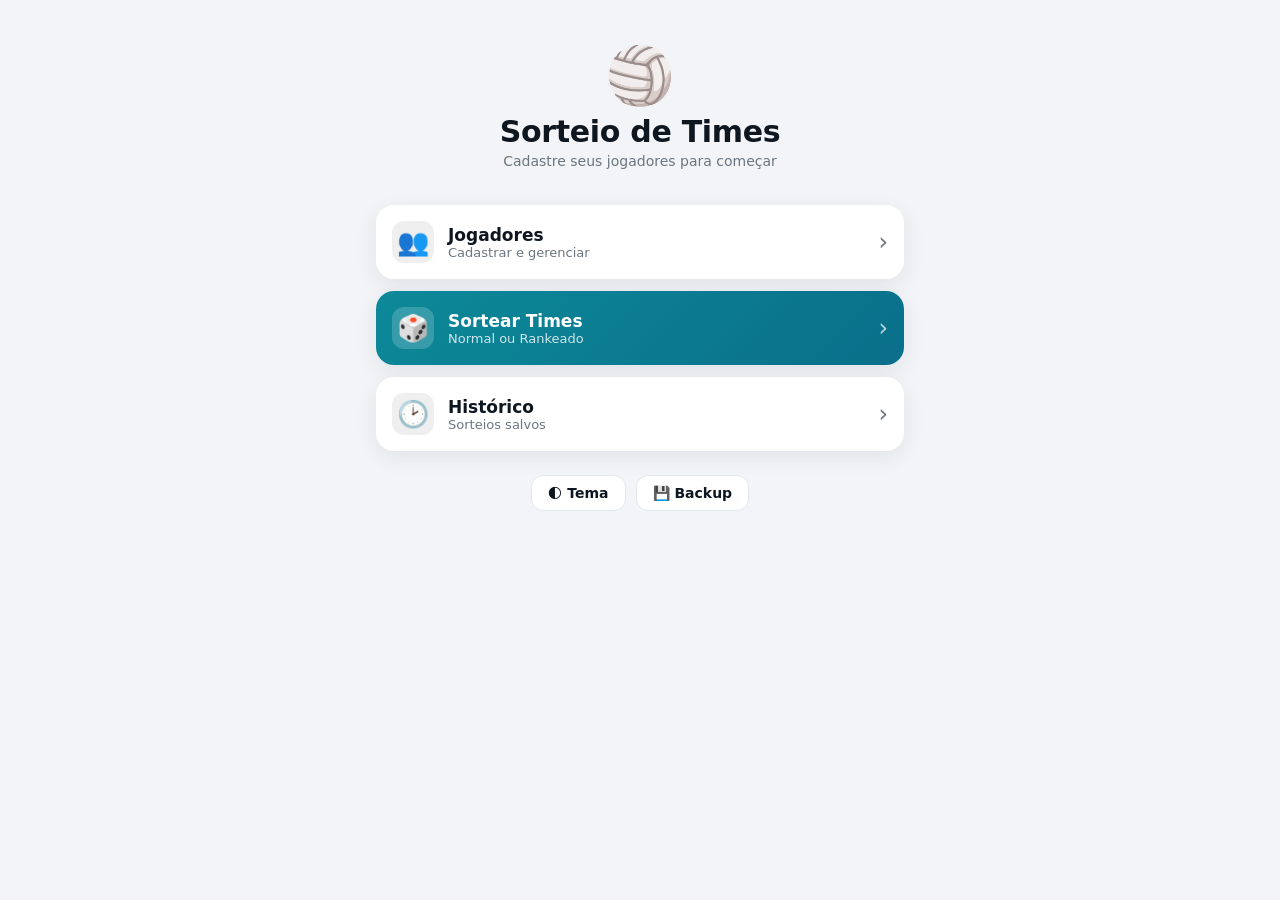
<file: index.html>
<!DOCTYPE html>
<html lang="pt-BR">
<head>
  <meta charset="UTF-8" />
  <meta name="viewport" content="width=device-width, initial-scale=1.0, viewport-fit=cover, maximum-scale=1.0, user-scalable=no" />
  <title>Sorteio de Times</title>
  <meta name="description" content="Cadastre jogadores e sorteie times equilibrados de vôlei." />

  <!-- PWA -->
  <link rel="manifest" href="manifest.json" />
  <meta name="theme-color" content="#0c8999" media="(prefers-color-scheme: light)" />
  <meta name="theme-color" content="#0b1620" media="(prefers-color-scheme: dark)" />

  <!-- iOS install -->
  <meta name="apple-mobile-web-app-capable" content="yes" />
  <meta name="mobile-web-app-capable" content="yes" />
  <meta name="apple-mobile-web-app-status-bar-style" content="black-translucent" />
  <meta name="apple-mobile-web-app-title" content="Times" />
  <link rel="apple-touch-icon" href="icons/apple-touch-icon.png" />
  <link rel="icon" type="image/png" sizes="32x32" href="icons/favicon-32.png" />

  <link rel="stylesheet" href="styles.css" />
</head>
<body>
  <div id="app">

    <!-- ===== TELA INICIAL ===== -->
    <section class="screen active" id="screen-home">
      <header class="home-hero">
        <div class="hero-ball" aria-hidden="true">🏐</div>
        <h1>Sorteio de Times</h1>
        <p class="hero-sub" id="home-stats">Carregando…</p>
      </header>

      <nav class="home-menu">
        <button class="menu-card" data-go="screen-players">
          <span class="menu-ic">👥</span>
          <span class="menu-txt"><strong>Jogadores</strong><small>Cadastrar e gerenciar</small></span>
          <span class="menu-chev">›</span>
        </button>
        <button class="menu-card primary" data-go="screen-draw">
          <span class="menu-ic">🎲</span>
          <span class="menu-txt"><strong>Sortear Times</strong><small>Normal ou Rankeado</small></span>
          <span class="menu-chev">›</span>
        </button>
        <button class="menu-card" data-go="screen-history">
          <span class="menu-ic">🕑</span>
          <span class="menu-txt"><strong>Histórico</strong><small>Sorteios salvos</small></span>
          <span class="menu-chev">›</span>
        </button>
      </nav>

      <div class="home-footer">
        <button class="btn-ghost small" id="btn-theme">🌓 Tema</button>
        <button class="btn-ghost small" id="btn-backup">💾 Backup</button>
      </div>
    </section>

    <!-- ===== JOGADORES ===== -->
    <section class="screen" id="screen-players">
      <div class="topbar">
        <button class="back" data-go="screen-home">‹ Início</button>
        <h2>Jogadores</h2>
        <button class="topbar-action" id="btn-add-player">+ Novo</button>
      </div>

      <div class="player-tools">
        <input type="search" id="player-search" placeholder="Buscar jogador…" />
        <div class="seg" role="group" aria-label="Filtrar">
          <button class="seg-btn active" data-filter="all">Todos</button>
          <button class="seg-btn" data-filter="active">Ativos</button>
          <button class="seg-btn" data-filter="off">Fora</button>
        </div>
      </div>

      <div class="bulk-row">
        <button class="btn-ghost small" id="btn-all-on">Ativar todos</button>
        <button class="btn-ghost small" id="btn-all-off">Desativar todos</button>
      </div>

      <ul class="player-list" id="player-list"></ul>
      <p class="empty" id="players-empty" hidden>Nenhum jogador ainda.<br/>Toque em <b>+ Novo</b> para começar.</p>
    </section>

    <!-- ===== SORTEAR ===== -->
    <section class="screen" id="screen-draw">
      <div class="topbar">
        <button class="back" data-go="screen-home">‹ Início</button>
        <h2>Sortear Times</h2>
        <span style="width:56px"></span>
      </div>

      <div class="cfg">
        <div class="cfg-block">
          <label class="cfg-label">Tipo de sorteio</label>
          <div class="seg big" id="cfg-type">
            <button class="seg-btn active" data-type="normal">Normal</button>
            <button class="seg-btn" data-type="ranked">Rankeado</button>
          </div>
          <small class="cfg-hint" id="type-hint">Distribuição aleatória, sem usar estrelas.</small>
        </div>

        <div class="cfg-block">
          <label class="cfg-label">Jogadores por time</label>
          <div class="seg big" id="cfg-size">
            <button class="seg-btn" data-size="4">4</button>
            <button class="seg-btn active" data-size="5">5</button>
            <button class="seg-btn" data-size="6">6</button>
          </div>
        </div>

        <div class="cfg-block">
          <label class="cfg-label">Quantidade de times</label>
          <div class="seg big" id="cfg-teams">
            <button class="seg-btn active" data-teams="2">2</button>
            <button class="seg-btn" data-teams="3">3</button>
            <button class="seg-btn" data-teams="4">4</button>
            <button class="seg-btn" data-teams="5">5</button>
            <button class="seg-btn" data-teams="6">6</button>
          </div>
        </div>

        <div class="cfg-block">
          <label class="cfg-label">Composição por sexo</label>
          <select id="cfg-comp" class="select"></select>
          <small class="cfg-hint" id="comp-hint"></small>
        </div>

        <div class="cfg-status" id="cfg-status"></div>

        <button class="btn-primary big" id="btn-do-draw">🎲 Sortear</button>
      </div>
    </section>

    <!-- ===== RESULTADO ===== -->
    <section class="screen" id="screen-result">
      <div class="topbar">
        <button class="back" data-go="screen-draw">‹ Voltar</button>
        <h2>Resultado</h2>
        <button class="topbar-action" id="btn-redraw">↻ Refazer</button>
      </div>
      <div class="result-meta" id="result-meta"></div>
      <div class="teams" id="teams-out"></div>
      <div class="result-actions">
        <button class="btn-primary big" id="btn-share">📲 Compartilhar no WhatsApp</button>
        <button class="btn-ghost" id="btn-copy">Copiar texto</button>
      </div>
    </section>

    <!-- ===== HISTÓRICO ===== -->
    <section class="screen" id="screen-history">
      <div class="topbar">
        <button class="back" data-go="screen-home">‹ Início</button>
        <h2>Histórico</h2>
        <button class="topbar-action danger" id="btn-clear-history">Limpar</button>
      </div>
      <ul class="history-list" id="history-list"></ul>
      <p class="empty" id="history-empty" hidden>Nenhum sorteio salvo ainda.</p>
    </section>

  </div>

  <!-- ===== MODAL JOGADOR ===== -->
  <div class="modal" id="player-modal" hidden>
    <div class="modal-card">
      <h3 id="player-modal-title">Novo jogador</h3>
      <label class="field-label">Nome</label>
      <input type="text" id="f-name" placeholder="Ex: Carlos" autocomplete="off" />

      <label class="field-label">Sexo</label>
      <div class="seg" id="f-sex">
        <button class="seg-btn active" data-sex="M">Masculino</button>
        <button class="seg-btn" data-sex="F">Feminino</button>
      </div>

      <label class="field-label">Nível</label>
      <div class="stars-pick" id="f-stars">
        <button data-v="1">★</button><button data-v="2">★</button><button data-v="3">★</button><button data-v="4">★</button><button data-v="5">★</button>
      </div>

      <div class="modal-actions">
        <button class="btn-ghost" id="player-cancel">Cancelar</button>
        <button class="btn-primary" id="player-save">Salvar</button>
      </div>
    </div>
  </div>

  <!-- toast -->
  <div id="toast" class="toast" hidden></div>

  <script src="app.js"></script>
</body>
</html>
</file>
<file: styles.css>
/* ============ TOKENS ============ */
:root{
  --accent:#0c8999;        /* court teal */
  --accent-2:#ff7a29;      /* sunset orange */
  --bg:#f2f4f7;
  --bg-elev:#ffffff;
  --card:#ffffff;
  --text:#0e1620;
  --text-dim:#6b7681;
  --line:#e4e8ee;
  --ok:#1c9d52;
  --danger:#e23b46;
  --radius:18px;
  --shadow:0 6px 22px rgba(20,40,60,.08);
  --safe-top:env(safe-area-inset-top,0px);
  --safe-bot:env(safe-area-inset-bottom,0px);
  /* team colors */
  --t0:#2f7df6; --t1:#e23b46; --t2:#1c9d52; --t3:#e0a106; --t4:#8b5cf6; --t5:#ef7d22;
}
:root[data-theme="dark"]{
  --bg:#0b1620;
  --bg-elev:#13212e;
  --card:#16242f;
  --text:#eef3f7;
  --text-dim:#93a3b0;
  --line:#243441;
  --shadow:0 6px 22px rgba(0,0,0,.35);
}
@media (prefers-color-scheme: dark){
  :root:not([data-theme="light"]){
    --bg:#0b1620; --bg-elev:#13212e; --card:#16242f;
    --text:#eef3f7; --text-dim:#93a3b0; --line:#243441;
    --shadow:0 6px 22px rgba(0,0,0,.35);
  }
}

*{box-sizing:border-box;-webkit-tap-highlight-color:transparent}
html,body{margin:0;padding:0}
body{
  font-family:-apple-system,BlinkMacSystemFont,"SF Pro Text","Segoe UI",Roboto,system-ui,sans-serif;
  background:var(--bg);
  color:var(--text);
  -webkit-font-smoothing:antialiased;
  overscroll-behavior-y:none;
}
h1,h2,h3{font-family:ui-rounded,-apple-system,"SF Pro Rounded",system-ui,sans-serif;letter-spacing:-.01em}
button{font-family:inherit;cursor:pointer;border:none;background:none;color:inherit}
input,select{font-family:inherit;font-size:16px} /* 16px evita zoom no iOS */

#app{max-width:560px;margin:0 auto;min-height:100dvh}

/* ============ SCREENS ============ */
.screen{display:none;padding:0 16px calc(28px + var(--safe-bot));animation:fade .25s ease}
.screen.active{display:block}
@keyframes fade{from{opacity:0;transform:translateY(6px)}to{opacity:1;transform:none}}

/* ============ HOME ============ */
.home-hero{text-align:center;padding:calc(48px + var(--safe-top)) 8px 22px}
.hero-ball{font-size:56px;line-height:1;animation:spin 9s linear infinite}
@keyframes spin{to{transform:rotate(360deg)}}
.home-hero h1{font-size:30px;margin:10px 0 4px;font-weight:800}
.hero-sub{margin:0;color:var(--text-dim);font-size:14px}

.home-menu{display:flex;flex-direction:column;gap:12px;margin-top:14px}
.menu-card{
  display:flex;align-items:center;gap:14px;
  background:var(--card);border-radius:var(--radius);
  padding:16px;box-shadow:var(--shadow);width:100%;text-align:left;
  transition:transform .12s ease;
}
.menu-card:active{transform:scale(.975)}
.menu-card.primary{background:linear-gradient(135deg,var(--accent),#0a6f8a);color:#fff}
.menu-card.primary .menu-txt small{color:rgba(255,255,255,.8)}
.menu-ic{font-size:26px;width:42px;height:42px;display:grid;place-items:center;background:rgba(127,127,127,.12);border-radius:12px;flex:none}
.menu-card.primary .menu-ic{background:rgba(255,255,255,.18)}
.menu-txt{display:flex;flex-direction:column;flex:1}
.menu-txt strong{font-size:17px;font-weight:700}
.menu-txt small{font-size:13px;color:var(--text-dim)}
.menu-chev{font-size:24px;color:var(--text-dim)}
.menu-card.primary .menu-chev{color:rgba(255,255,255,.7)}

.home-footer{display:flex;gap:10px;justify-content:center;margin-top:24px}

/* ============ TOPBAR ============ */
.topbar{
  display:flex;align-items:center;justify-content:space-between;gap:8px;
  padding:calc(14px + var(--safe-top)) 0 12px;position:sticky;top:0;z-index:5;
  background:var(--bg);
}
.topbar h2{font-size:18px;margin:0;font-weight:700;flex:1;text-align:center}
.back{color:var(--accent);font-size:16px;font-weight:600;min-width:56px;text-align:left}
.topbar-action{color:var(--accent);font-size:15px;font-weight:600;min-width:56px;text-align:right}
.topbar-action.danger{color:var(--danger)}

/* ============ SEGMENTED ============ */
.seg{display:inline-flex;background:rgba(127,127,127,.13);border-radius:11px;padding:3px;gap:2px}
.seg.big{display:flex;width:100%}
.seg-btn{flex:1;padding:9px 14px;border-radius:9px;font-size:15px;font-weight:600;color:var(--text-dim);transition:.15s;white-space:nowrap}
.seg-btn.active{background:var(--bg-elev);color:var(--text);box-shadow:0 1px 4px rgba(0,0,0,.12)}

/* ============ PLAYERS ============ */
.player-tools{display:flex;flex-direction:column;gap:10px;margin-bottom:10px}
#player-search{
  width:100%;padding:12px 14px;border-radius:12px;border:1px solid var(--line);
  background:var(--bg-elev);color:var(--text);
}
.bulk-row{display:flex;gap:8px;margin-bottom:12px}

.player-list{list-style:none;margin:0;padding:0;display:flex;flex-direction:column;gap:10px}
.player-item{
  display:flex;align-items:center;gap:12px;background:var(--card);
  border-radius:14px;padding:12px 14px;box-shadow:var(--shadow);
  transition:opacity .2s;
}
.player-item.off{opacity:.45}
.p-toggle{
  width:26px;height:26px;border-radius:50%;border:2px solid var(--line);flex:none;
  display:grid;place-items:center;font-size:15px;color:#fff;transition:.15s;
}
.p-toggle.on{background:var(--ok);border-color:var(--ok)}
.p-main{flex:1;min-width:0}
.p-name{font-weight:700;font-size:16px;display:flex;align-items:center;gap:7px}
.p-badge{font-size:11px;font-weight:700;padding:2px 7px;border-radius:99px;color:#fff;flex:none}
.p-badge.m{background:#2f7df6}.p-badge.f{background:#e0518f}
.p-stars{color:var(--accent-2);font-size:14px;letter-spacing:1px}
.p-stars .off{color:var(--line)}
.p-menu{font-size:22px;color:var(--text-dim);padding:4px 6px}

/* ============ DRAW CFG ============ */
.cfg{display:flex;flex-direction:column;gap:20px;margin-top:6px}
.cfg-block{display:flex;flex-direction:column;gap:8px}
.cfg-label{font-size:13px;font-weight:700;color:var(--text-dim);text-transform:uppercase;letter-spacing:.04em}
.cfg-hint{color:var(--text-dim);font-size:13px}
.select{
  width:100%;padding:13px 14px;border-radius:12px;border:1px solid var(--line);
  background:var(--bg-elev);color:var(--text);appearance:none;
  background-image:url("data:image/svg+xml;utf8,<svg xmlns='http://www.w3.org/2000/svg' width='12' height='8' viewBox='0 0 12 8'><path d='M1 1l5 5 5-5' stroke='%23889' stroke-width='2' fill='none' stroke-linecap='round'/></svg>");
  background-repeat:no-repeat;background-position:right 14px center;
}
.cfg-status{font-size:14px;font-weight:600;text-align:center;padding:4px}
.cfg-status.ok{color:var(--ok)}
.cfg-status.bad{color:var(--danger)}

/* ============ BUTTONS ============ */
.btn-primary{
  background:linear-gradient(135deg,var(--accent),#0a6f8a);color:#fff;
  border-radius:13px;padding:14px;font-size:16px;font-weight:700;width:100%;
  box-shadow:0 6px 16px rgba(12,137,153,.32);transition:transform .12s,opacity .2s;
}
.btn-primary:active{transform:scale(.98)}
.btn-primary.big{padding:16px;font-size:17px}
.btn-primary:disabled{opacity:.4;box-shadow:none}
.btn-ghost{
  background:var(--card);color:var(--text);border-radius:12px;padding:13px;
  font-weight:600;width:100%;border:1px solid var(--line);
}
.btn-ghost.small{width:auto;padding:9px 16px;font-size:14px}

/* ============ RESULT ============ */
.result-meta{text-align:center;color:var(--text-dim);font-size:14px;margin-bottom:14px}
.teams{display:flex;flex-direction:column;gap:14px}
.team-card{
  background:var(--card);border-radius:16px;overflow:hidden;box-shadow:var(--shadow);
  animation:pop .35s cubic-bezier(.2,1.3,.5,1) both;
}
.team-card:nth-child(2){animation-delay:.07s}
.team-card:nth-child(3){animation-delay:.14s}
.team-card:nth-child(4){animation-delay:.21s}
.team-card:nth-child(5){animation-delay:.28s}
.team-card:nth-child(6){animation-delay:.35s}
@keyframes pop{from{opacity:0;transform:scale(.94) translateY(10px)}to{opacity:1;transform:none}}
.team-head{display:flex;align-items:center;justify-content:space-between;padding:12px 16px;color:#fff;font-weight:800}
.team-head .t-name{font-size:17px;display:flex;align-items:center;gap:8px}
.team-head .t-total{font-size:14px;background:rgba(255,255,255,.22);padding:3px 10px;border-radius:99px}
.team-body{list-style:none;margin:0;padding:6px 16px 12px}
.team-body li{display:flex;justify-content:space-between;align-items:center;padding:7px 0;border-bottom:1px solid var(--line);font-size:15px}
.team-body li:last-child{border-bottom:none}
.team-body .stars{color:var(--accent-2);font-size:13px;letter-spacing:1px}
.bench{margin-top:8px;background:var(--card);border-radius:14px;padding:12px 16px;box-shadow:var(--shadow)}
.bench h4{margin:0 0 6px;font-size:13px;color:var(--text-dim);text-transform:uppercase;letter-spacing:.04em}
.bench span{display:inline-block;background:rgba(127,127,127,.13);padding:4px 10px;border-radius:99px;font-size:13px;margin:3px 4px 0}
.result-actions{display:flex;flex-direction:column;gap:10px;margin-top:18px}

/* team color headers */
.t-c0{background:var(--t0)}.t-c1{background:var(--t1)}.t-c2{background:var(--t2)}.t-c3{background:var(--t3)}.t-c4{background:var(--t4)}.t-c5{background:var(--t5)}

/* ============ HISTORY ============ */
.history-list{list-style:none;margin:0;padding:0;display:flex;flex-direction:column;gap:10px}
.hist-item{background:var(--card);border-radius:14px;padding:14px;box-shadow:var(--shadow)}
.hist-top{display:flex;justify-content:space-between;align-items:center;margin-bottom:6px}
.hist-date{font-weight:700;font-size:15px}
.hist-tag{font-size:11px;font-weight:700;padding:3px 9px;border-radius:99px;color:#fff}
.hist-tag.normal{background:var(--text-dim)}.hist-tag.ranked{background:var(--accent-2)}
.hist-sub{color:var(--text-dim);font-size:13px;margin-bottom:10px}
.hist-actions{display:flex;gap:8px}
.hist-actions button{flex:1;padding:9px;border-radius:10px;font-size:13px;font-weight:600;background:rgba(127,127,127,.12);color:var(--text)}
.hist-actions .del{color:var(--danger)}

/* ============ MODAL ============ */
.modal{position:fixed;inset:0;background:rgba(0,0,0,.45);display:grid;place-items:end center;z-index:50;animation:fade .2s}
.modal[hidden]{display:none}
.modal-card{
  background:var(--bg-elev);width:100%;max-width:560px;border-radius:22px 22px 0 0;
  padding:22px 18px calc(22px + var(--safe-bot));animation:slideup .28s cubic-bezier(.2,1,.4,1)
}
@keyframes slideup{from{transform:translateY(100%)}to{transform:none}}
.modal-card h3{margin:0 0 16px;font-size:20px}
.field-label{display:block;font-size:13px;font-weight:700;color:var(--text-dim);margin:14px 0 6px;text-transform:uppercase;letter-spacing:.04em}
#f-name{width:100%;padding:13px 14px;border-radius:12px;border:1px solid var(--line);background:var(--card);color:var(--text)}
.stars-pick{display:flex;gap:6px;justify-content:space-between}
.stars-pick button{flex:1;font-size:34px;color:var(--line);padding:4px;transition:.1s}
.stars-pick button.on{color:var(--accent-2);transform:scale(1.05)}
.modal-actions{display:flex;gap:10px;margin-top:22px}
.modal-actions .btn-ghost,.modal-actions .btn-primary{flex:1}

/* ============ TOAST ============ */
.toast{
  position:fixed;left:50%;bottom:calc(30px + var(--safe-bot));transform:translateX(-50%);
  background:#1c2733;color:#fff;padding:11px 18px;border-radius:99px;font-size:14px;font-weight:600;
  z-index:99;box-shadow:0 8px 24px rgba(0,0,0,.3);animation:toastin .25s}
@keyframes toastin{from{opacity:0;transform:translate(-50%,8px)}to{opacity:1;transform:translateX(-50%)}}

/* ============ EMPTY ============ */
.empty{text-align:center;color:var(--text-dim);margin-top:48px;line-height:1.7;font-size:15px}

@media (prefers-reduced-motion:reduce){*{animation:none!important;transition:none!important}}
</file>
<file: sorteio-times/styles.css>
/* ============ TOKENS ============ */
:root{
  --accent:#0c8999;        /* court teal */
  --accent-2:#ff7a29;      /* sunset orange */
  --bg:#f2f4f7;
  --bg-elev:#ffffff;
  --card:#ffffff;
  --text:#0e1620;
  --text-dim:#6b7681;
  --line:#e4e8ee;
  --ok:#1c9d52;
  --danger:#e23b46;
  --radius:18px;
  --shadow:0 6px 22px rgba(20,40,60,.08);
  --safe-top:env(safe-area-inset-top,0px);
  --safe-bot:env(safe-area-inset-bottom,0px);
  /* team colors */
  --t0:#2f7df6; --t1:#e23b46; --t2:#1c9d52; --t3:#e0a106;
}
:root[data-theme="dark"]{
  --bg:#0b1620;
  --bg-elev:#13212e;
  --card:#16242f;
  --text:#eef3f7;
  --text-dim:#93a3b0;
  --line:#243441;
  --shadow:0 6px 22px rgba(0,0,0,.35);
}
@media (prefers-color-scheme: dark){
  :root:not([data-theme="light"]){
    --bg:#0b1620; --bg-elev:#13212e; --card:#16242f;
    --text:#eef3f7; --text-dim:#93a3b0; --line:#243441;
    --shadow:0 6px 22px rgba(0,0,0,.35);
  }
}

*{box-sizing:border-box;-webkit-tap-highlight-color:transparent}
html,body{margin:0;padding:0}
body{
  font-family:-apple-system,BlinkMacSystemFont,"SF Pro Text","Segoe UI",Roboto,system-ui,sans-serif;
  background:var(--bg);
  color:var(--text);
  -webkit-font-smoothing:antialiased;
  overscroll-behavior-y:none;
}
h1,h2,h3{font-family:ui-rounded,-apple-system,"SF Pro Rounded",system-ui,sans-serif;letter-spacing:-.01em}
button{font-family:inherit;cursor:pointer;border:none;background:none;color:inherit}
input,select{font-family:inherit;font-size:16px} /* 16px evita zoom no iOS */

#app{max-width:560px;margin:0 auto;min-height:100dvh}

/* ============ SCREENS ============ */
.screen{display:none;padding:0 16px calc(28px + var(--safe-bot));animation:fade .25s ease}
.screen.active{display:block}
@keyframes fade{from{opacity:0;transform:translateY(6px)}to{opacity:1;transform:none}}

/* ============ HOME ============ */
.home-hero{text-align:center;padding:calc(48px + var(--safe-top)) 8px 22px}
.hero-ball{font-size:56px;line-height:1;animation:spin 9s linear infinite}
@keyframes spin{to{transform:rotate(360deg)}}
.home-hero h1{font-size:30px;margin:10px 0 4px;font-weight:800}
.hero-sub{margin:0;color:var(--text-dim);font-size:14px}

.home-menu{display:flex;flex-direction:column;gap:12px;margin-top:14px}
.menu-card{
  display:flex;align-items:center;gap:14px;
  background:var(--card);border-radius:var(--radius);
  padding:16px;box-shadow:var(--shadow);width:100%;text-align:left;
  transition:transform .12s ease;
}
.menu-card:active{transform:scale(.975)}
.menu-card.primary{background:linear-gradient(135deg,var(--accent),#0a6f8a);color:#fff}
.menu-card.primary .menu-txt small{color:rgba(255,255,255,.8)}
.menu-ic{font-size:26px;width:42px;height:42px;display:grid;place-items:center;background:rgba(127,127,127,.12);border-radius:12px;flex:none}
.menu-card.primary .menu-ic{background:rgba(255,255,255,.18)}
.menu-txt{display:flex;flex-direction:column;flex:1}
.menu-txt strong{font-size:17px;font-weight:700}
.menu-txt small{font-size:13px;color:var(--text-dim)}
.menu-chev{font-size:24px;color:var(--text-dim)}
.menu-card.primary .menu-chev{color:rgba(255,255,255,.7)}

.home-footer{display:flex;gap:10px;justify-content:center;margin-top:24px}

/* ============ TOPBAR ============ */
.topbar{
  display:flex;align-items:center;justify-content:space-between;gap:8px;
  padding:calc(14px + var(--safe-top)) 0 12px;position:sticky;top:0;z-index:5;
  background:var(--bg);
}
.topbar h2{font-size:18px;margin:0;font-weight:700;flex:1;text-align:center}
.back{color:var(--accent);font-size:16px;font-weight:600;min-width:56px;text-align:left}
.topbar-action{color:var(--accent);font-size:15px;font-weight:600;min-width:56px;text-align:right}
.topbar-action.danger{color:var(--danger)}

/* ============ SEGMENTED ============ */
.seg{display:inline-flex;background:rgba(127,127,127,.13);border-radius:11px;padding:3px;gap:2px}
.seg.big{display:flex;width:100%}
.seg-btn{flex:1;padding:9px 14px;border-radius:9px;font-size:15px;font-weight:600;color:var(--text-dim);transition:.15s;white-space:nowrap}
.seg-btn.active{background:var(--bg-elev);color:var(--text);box-shadow:0 1px 4px rgba(0,0,0,.12)}

/* ============ PLAYERS ============ */
.player-tools{display:flex;flex-direction:column;gap:10px;margin-bottom:10px}
#player-search{
  width:100%;padding:12px 14px;border-radius:12px;border:1px solid var(--line);
  background:var(--bg-elev);color:var(--text);
}
.bulk-row{display:flex;gap:8px;margin-bottom:12px}

.player-list{list-style:none;margin:0;padding:0;display:flex;flex-direction:column;gap:10px}
.player-item{
  display:flex;align-items:center;gap:12px;background:var(--card);
  border-radius:14px;padding:12px 14px;box-shadow:var(--shadow);
  transition:opacity .2s;
}
.player-item.off{opacity:.45}
.p-toggle{
  width:26px;height:26px;border-radius:50%;border:2px solid var(--line);flex:none;
  display:grid;place-items:center;font-size:15px;color:#fff;transition:.15s;
}
.p-toggle.on{background:var(--ok);border-color:var(--ok)}
.p-main{flex:1;min-width:0}
.p-name{font-weight:700;font-size:16px;display:flex;align-items:center;gap:7px}
.p-badge{font-size:11px;font-weight:700;padding:2px 7px;border-radius:99px;color:#fff;flex:none}
.p-badge.m{background:#2f7df6}.p-badge.f{background:#e0518f}
.p-stars{color:var(--accent-2);font-size:14px;letter-spacing:1px}
.p-stars .off{color:var(--line)}
.p-menu{font-size:22px;color:var(--text-dim);padding:4px 6px}

/* ============ DRAW CFG ============ */
.cfg{display:flex;flex-direction:column;gap:20px;margin-top:6px}
.cfg-block{display:flex;flex-direction:column;gap:8px}
.cfg-label{font-size:13px;font-weight:700;color:var(--text-dim);text-transform:uppercase;letter-spacing:.04em}
.cfg-hint{color:var(--text-dim);font-size:13px}
.select{
  width:100%;padding:13px 14px;border-radius:12px;border:1px solid var(--line);
  background:var(--bg-elev);color:var(--text);appearance:none;
  background-image:url("data:image/svg+xml;utf8,<svg xmlns='http://www.w3.org/2000/svg' width='12' height='8' viewBox='0 0 12 8'><path d='M1 1l5 5 5-5' stroke='%23889' stroke-width='2' fill='none' stroke-linecap='round'/></svg>");
  background-repeat:no-repeat;background-position:right 14px center;
}
.cfg-status{font-size:14px;font-weight:600;text-align:center;padding:4px}
.cfg-status.ok{color:var(--ok)}
.cfg-status.bad{color:var(--danger)}

/* ============ BUTTONS ============ */
.btn-primary{
  background:linear-gradient(135deg,var(--accent),#0a6f8a);color:#fff;
  border-radius:13px;padding:14px;font-size:16px;font-weight:700;width:100%;
  box-shadow:0 6px 16px rgba(12,137,153,.32);transition:transform .12s,opacity .2s;
}
.btn-primary:active{transform:scale(.98)}
.btn-primary.big{padding:16px;font-size:17px}
.btn-primary:disabled{opacity:.4;box-shadow:none}
.btn-ghost{
  background:var(--card);color:var(--text);border-radius:12px;padding:13px;
  font-weight:600;width:100%;border:1px solid var(--line);
}
.btn-ghost.small{width:auto;padding:9px 16px;font-size:14px}

/* ============ RESULT ============ */
.result-meta{text-align:center;color:var(--text-dim);font-size:14px;margin-bottom:14px}
.teams{display:flex;flex-direction:column;gap:14px}
.team-card{
  background:var(--card);border-radius:16px;overflow:hidden;box-shadow:var(--shadow);
  animation:pop .35s cubic-bezier(.2,1.3,.5,1) both;
}
.team-card:nth-child(2){animation-delay:.07s}
.team-card:nth-child(3){animation-delay:.14s}
.team-card:nth-child(4){animation-delay:.21s}
@keyframes pop{from{opacity:0;transform:scale(.94) translateY(10px)}to{opacity:1;transform:none}}
.team-head{display:flex;align-items:center;justify-content:space-between;padding:12px 16px;color:#fff;font-weight:800}
.team-head .t-name{font-size:17px;display:flex;align-items:center;gap:8px}
.team-head .t-total{font-size:14px;background:rgba(255,255,255,.22);padding:3px 10px;border-radius:99px}
.team-body{list-style:none;margin:0;padding:6px 16px 12px}
.team-body li{display:flex;justify-content:space-between;align-items:center;padding:7px 0;border-bottom:1px solid var(--line);font-size:15px}
.team-body li:last-child{border-bottom:none}
.team-body .stars{color:var(--accent-2);font-size:13px;letter-spacing:1px}
.bench{margin-top:8px;background:var(--card);border-radius:14px;padding:12px 16px;box-shadow:var(--shadow)}
.bench h4{margin:0 0 6px;font-size:13px;color:var(--text-dim);text-transform:uppercase;letter-spacing:.04em}
.bench span{display:inline-block;background:rgba(127,127,127,.13);padding:4px 10px;border-radius:99px;font-size:13px;margin:3px 4px 0}
.result-actions{display:flex;flex-direction:column;gap:10px;margin-top:18px}

/* team color headers */
.t-c0{background:var(--t0)}.t-c1{background:var(--t1)}.t-c2{background:var(--t2)}.t-c3{background:var(--t3)}

/* ============ HISTORY ============ */
.history-list{list-style:none;margin:0;padding:0;display:flex;flex-direction:column;gap:10px}
.hist-item{background:var(--card);border-radius:14px;padding:14px;box-shadow:var(--shadow)}
.hist-top{display:flex;justify-content:space-between;align-items:center;margin-bottom:6px}
.hist-date{font-weight:700;font-size:15px}
.hist-tag{font-size:11px;font-weight:700;padding:3px 9px;border-radius:99px;color:#fff}
.hist-tag.normal{background:var(--text-dim)}.hist-tag.ranked{background:var(--accent-2)}
.hist-sub{color:var(--text-dim);font-size:13px;margin-bottom:10px}
.hist-actions{display:flex;gap:8px}
.hist-actions button{flex:1;padding:9px;border-radius:10px;font-size:13px;font-weight:600;background:rgba(127,127,127,.12);color:var(--text)}
.hist-actions .del{color:var(--danger)}

/* ============ MODAL ============ */
.modal{position:fixed;inset:0;background:rgba(0,0,0,.45);display:grid;place-items:end center;z-index:50;animation:fade .2s}
.modal[hidden]{display:none}
.modal-card{
  background:var(--bg-elev);width:100%;max-width:560px;border-radius:22px 22px 0 0;
  padding:22px 18px calc(22px + var(--safe-bot));animation:slideup .28s cubic-bezier(.2,1,.4,1)
}
@keyframes slideup{from{transform:translateY(100%)}to{transform:none}}
.modal-card h3{margin:0 0 16px;font-size:20px}
.field-label{display:block;font-size:13px;font-weight:700;color:var(--text-dim);margin:14px 0 6px;text-transform:uppercase;letter-spacing:.04em}
#f-name{width:100%;padding:13px 14px;border-radius:12px;border:1px solid var(--line);background:var(--card);color:var(--text)}
.stars-pick{display:flex;gap:6px;justify-content:space-between}
.stars-pick button{flex:1;font-size:34px;color:var(--line);padding:4px;transition:.1s}
.stars-pick button.on{color:var(--accent-2);transform:scale(1.05)}
.modal-actions{display:flex;gap:10px;margin-top:22px}
.modal-actions .btn-ghost,.modal-actions .btn-primary{flex:1}

/* ============ TOAST ============ */
.toast{
  position:fixed;left:50%;bottom:calc(30px + var(--safe-bot));transform:translateX(-50%);
  background:#1c2733;color:#fff;padding:11px 18px;border-radius:99px;font-size:14px;font-weight:600;
  z-index:99;box-shadow:0 8px 24px rgba(0,0,0,.3);animation:toastin .25s}
@keyframes toastin{from{opacity:0;transform:translate(-50%,8px)}to{opacity:1;transform:translateX(-50%)}}

/* ============ EMPTY ============ */
.empty{text-align:center;color:var(--text-dim);margin-top:48px;line-height:1.7;font-size:15px}

@media (prefers-reduced-motion:reduce){*{animation:none!important;transition:none!important}}
</file>
